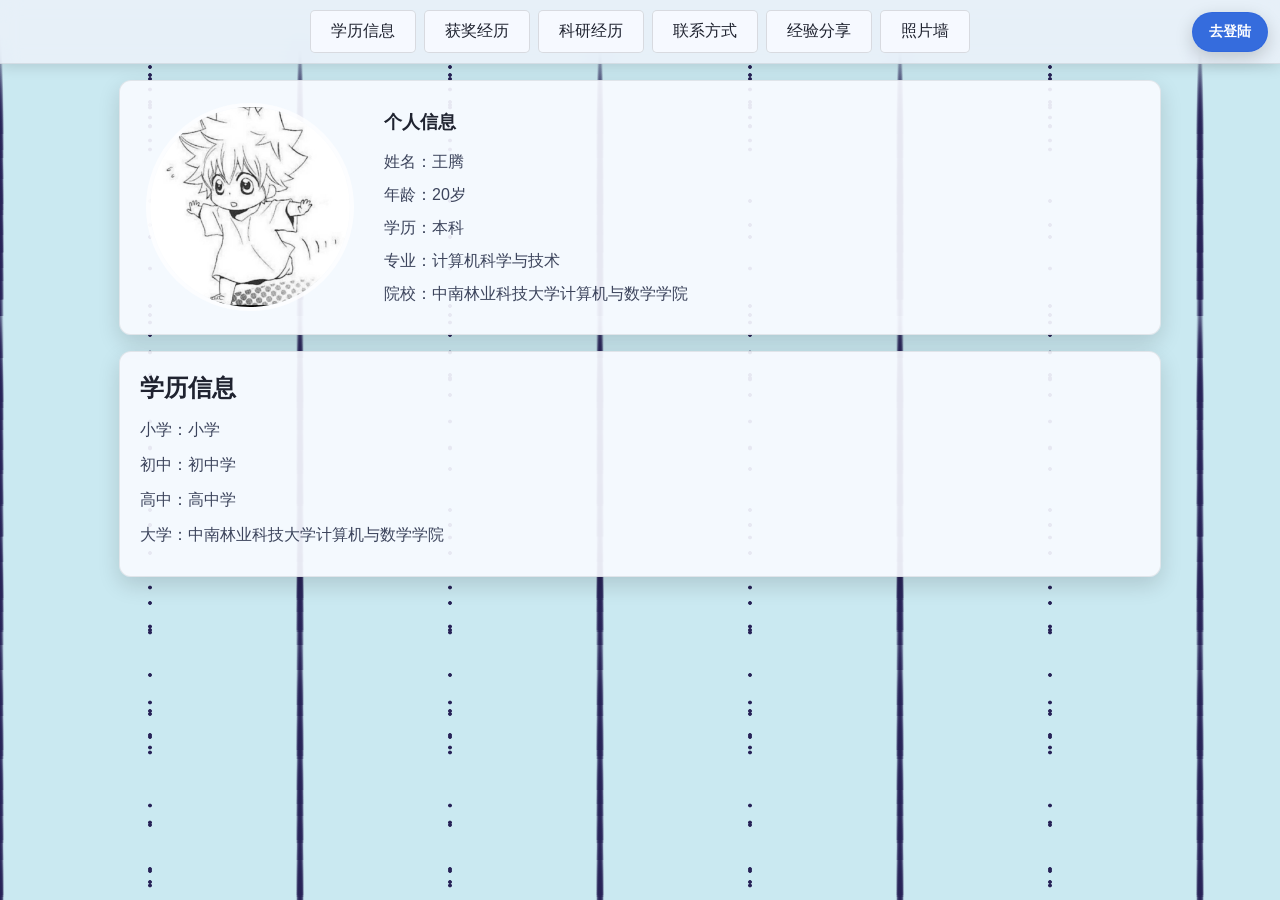
<file: index.html>
<!DOCTYPE html>
<html>
<head>
    <!-- 字符编码：确保中文不乱码 -->
    <meta charset="utf-8">
    <!-- 页面标题：浏览器标签栏/收藏夹显示 -->
    <title>个人博客-王腾</title>
    <!--
      样式说明：
      - assets/css/index.css：主页排版、导航栏、卡片样式、右上角“去登陆”按钮
      - assets/css/background.css：背景纹理/动效（body 使用 class="background" 启用）

      入口策略：
      - 本页允许“未登录访问”（不引用 auth.js）
      - 需要登录保护的页面（如分享/照片墙/文章）在各自页面引用 auth.js
    -->
    <!-- 主页主样式：导航栏 + section 卡片 + 简介卡片 -->
    <link rel="stylesheet" href="assets/css/index.css">
    <!-- 背景动效：body 添加 class="background" 后启用 -->
    <link rel="stylesheet" href="assets/css/background.css">
</head>
<body class="background">
    <!--
        body class="background"
        - 作用：启用 background.css 定义的背景纹理/动画
        - 注意：这是纯 CSS 动效，不依赖 JS
    -->

    <!-- 右上角入口：外来访问先看主页，需要时再进入登录页 -->
    <a class="login-entry" href="login.html" target="_self">去登陆</a>

    <!-- 个人信息简介区：左头像 + 右侧基本信息 -->
    <div class="introduction">
        <!-- 左栏：头像区域（固定宽度，让整体更稳定） -->
        <div class="left-column">
            <img src="assets/img/image_self.jpg" alt="个人头像" width="200" height="200">
        </div>
        <!-- 右栏：文字信息（自适应剩余宽度） -->
        <div class="right-column">
            <p>个人信息</p>
            <p>姓名：王腾</p>
            <p>年龄：20岁</p>
            <p>学历：本科</p>
            <p>专业：计算机科学与技术</p>
            <p>院校：中南林业科技大学计算机与数学学院</p>
        </div>
    </div>


    
        <!--
            顶部固定导航：
            - 带 data-section 的链接用于“单页 section 切换”（由 assets/js/index.js 处理）
            - sharing/photowall 是独立页面，直接跳转
        -->
        <!--
            导航容器（id="daohang"）：
            - 样式来自 assets/css/index.css
            - 主页内部切换：使用 a[data-section] + hash（由 assets/js/index.js 控制）
            - 独立页面：sharing.html / photowall.html 直接跳转
        -->
        <nav id="daohang">
        <a href="#education" data-section="education">学历信息</a>
        <a href="#awards" data-section="awards">获奖经历</a>
        <a href="#research" data-section="research">科研经历</a>
        <a href="#contact" data-section="contact">联系方式</a>
        <a href="sharing.html">经验分享</a>
        <a href="photowall.html" target="_self">照片墙</a>
    </nav>

    <!--
        学历信息 section：
        - id 必须与导航 data-section 一致
        - 默认显示/隐藏由 CSS 与 index.js 控制
    -->
    <section id="education">
        <h2>学历信息</h2>
        <p>小学：小学</p>
        <p>初中：初中学</p>
        <p>高中：高中学</p>
        <p>大学：中南林业科技大学计算机与数学学院</p>
    </section>

    <!-- 获奖经历 section：同上，由导航切换显示 -->
    <section id="awards">
        <h2>获奖经历</h2>
        <p>2025年1月，获得2025年1月的奖</p>
        <p>2025年12月，获得2025年12月的奖</p>
        <p>2025年12月，获得2025年12月的奖</p>
        <p>2025年12月，获得2025年12月的奖</p>
        <p>2025年12月，获得2025年12月的奖。</p>
    </section>

    <!-- 科研经历 section -->
    <section id="research">
        <h2>科研经历</h2>
        <p>2026年2月，发表《基于朋友圈可见性变化的学术社交关系网络断裂机制研究》于《joker of academic》</p>
        <p>2026年3月，发表《小猪佩奇 vs 猪猪侠烹饪对比应用研究：基于跨IP对照建 模的虚拟角色食品工程玄学分析》于《joker of academic》</p>
    </section>
    <!-- 联系方式 section -->
    <section id="contact">
        <h2>联系方式</h2>
        <p>邮箱：wangteng@scuft.edu.cn</p>
        <p>电话：17673680052</p>
    </section>
        <!--
            主页交互脚本：
            - 负责 hash 与 section 显示/隐藏同步
            - 支持点击导航、刷新直达、前进后退
        -->
        <!--
            defer：等待 HTML 解析完再执行脚本
            - 脚本负责：导航点击 → 更新 hash → 显示对应 section
        -->
        <script src="assets/js/index.js" defer></script>
</body>

</html>
</file>
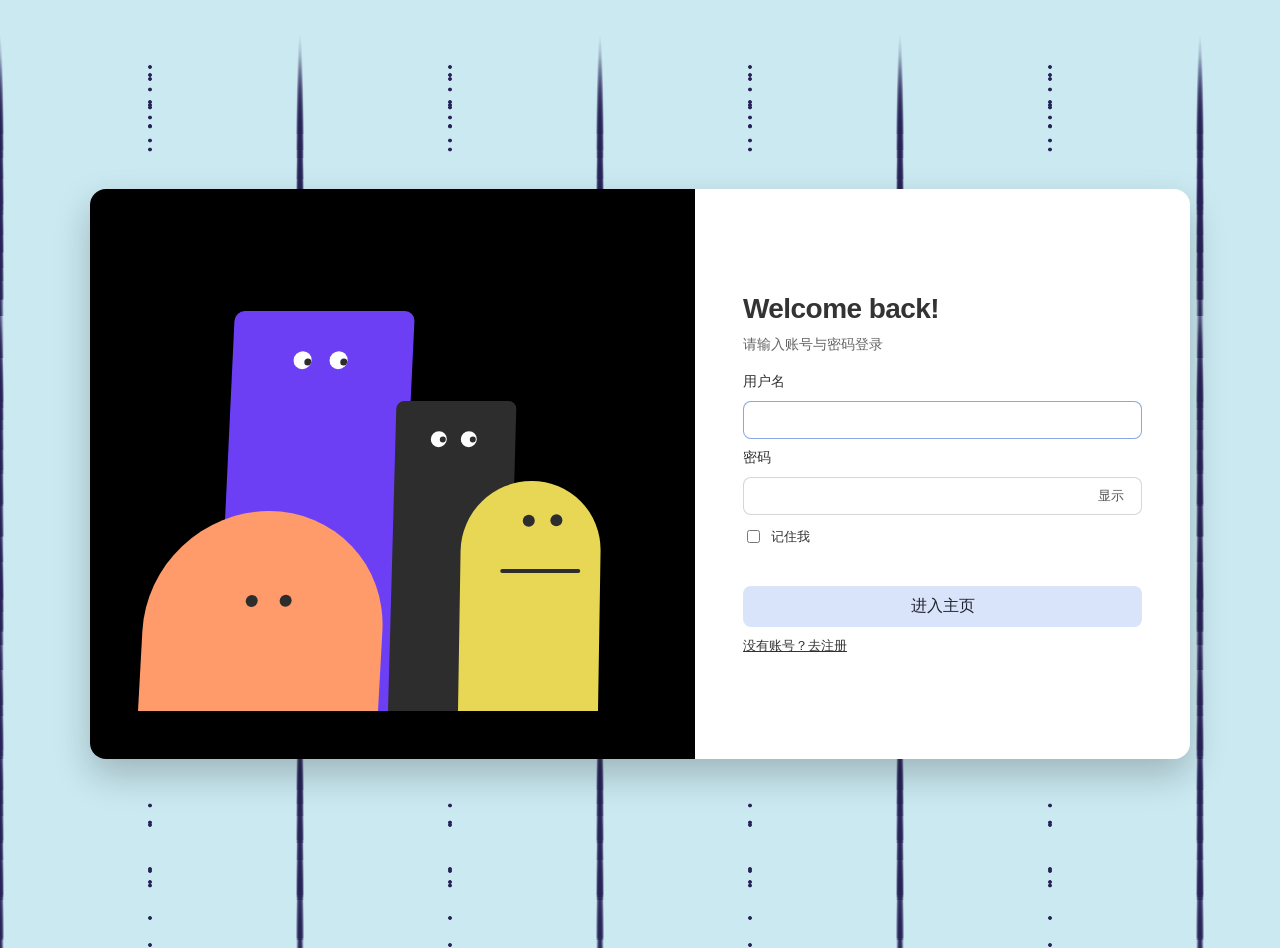
<file: login.html>
<!DOCTYPE html>
<html lang="zh-CN">
<head>
    <!-- 字符编码：避免中文乱码 -->
    <meta charset="utf-8">
    <!-- 视口设置：移动端按设备宽度渲染 -->
    <meta name="viewport" content="width=device-width, initial-scale=1">
    <!-- 页面标题 -->
    <title>登录</title>
    <!--
      样式说明：
      - assets/css/login.css：右侧表单卡片与控件样式（登录/注册复用）
      - assets/css/login-animated.css：登录页外层盒子、黑白分栏、左侧卡通舞台
      - assets/css/background.css：背景纹理/动效

      脚本说明：
      - assets/js/login.js：登录校验，成功后写 localStorage.loggedIn 并跳转 index.html
      - assets/js/login-animated.js：左侧卡通互动（瞳孔跟随、眨眼、偷看等）
    -->
    <!-- 表单控件样式（登录/注册复用） -->
    <link rel="stylesheet" href="assets/css/login.css">
    <!-- 登录页专属布局/左侧舞台样式 -->
    <link rel="stylesheet" href="assets/css/login-animated.css">
    <!-- 背景纹理/动效（body.background 生效） -->
    <link rel="stylesheet" href="assets/css/background.css">
</head>
<body class="background">
    <!--
        主体结构说明：
        - .login-layout：整页居中
        - .login-shell：外层分栏盒子
        - 左侧 section.login-left：卡通舞台（纯互动装饰，不参与提交）
        - 右侧 section.login-right：登录表单（由 login.js 处理提交）
    -->
    <main class="login-layout" aria-label="登录页面">
        <div class="login-shell">
            <!-- 左侧：卡通舞台（纯装饰/互动，不参与表单提交） -->
            <section class="login-left" aria-hidden="true">
                <div class="login-left__stage" data-login-stage>
                    <!--
                        data-login-stage：
                        - login-animated.js 会在这个容器内 querySelector 角色/眼睛
                        - 角色 DOM 通过 data-character 标识身份（purple/black/orange/yellow）
                    -->

                    <!-- 紫色角色：白眼球 + 瞳孔（data-pupil），支持“眨眼/跟随/偷看” -->
                    <div class="character character--purple" data-character="purple">
                        <div class="character__eyes" data-face>
                            <div class="eye" data-eye data-eye-owner="purple">
                                <div class="pupil" data-pupil></div>
                            </div>
                            <div class="eye" data-eye data-eye-owner="purple">
                                <div class="pupil" data-pupil></div>
                            </div>
                        </div>
                    </div>

                    <!-- 黑色角色：白眼球 + 瞳孔（data-pupil），动作更“克制” -->
                    <div class="character character--black" data-character="black">
                        <div class="character__eyes" data-face>
                            <div class="eye" data-eye data-eye-owner="black">
                                <div class="pupil" data-pupil></div>
                            </div>
                            <div class="eye" data-eye data-eye-owner="black">
                                <div class="pupil" data-pupil></div>
                            </div>
                        </div>
                    </div>

                    <!-- 橙色角色：只有瞳孔点（data-pupil-only），无白眼球 -->
                    <div class="character character--orange" data-character="orange">
                        <div class="character__eyes character__eyes--pupil-only" data-face>
                            <div class="pupil-only" data-pupil-only></div>
                            <div class="pupil-only" data-pupil-only></div>
                        </div>
                    </div>

                    <!-- 黄色角色：只有瞳孔点 + 一条嘴巴装饰 -->
                    <div class="character character--yellow" data-character="yellow">
                        <div class="character__eyes character__eyes--pupil-only" data-face>
                            <div class="pupil-only" data-pupil-only></div>
                            <div class="pupil-only" data-pupil-only></div>
                        </div>
                        <div class="character__mouth" aria-hidden="true"></div>
                    </div>
                </div>
            </section>

            <!-- 右侧：登录表单（真正的交互与校验在 login.js） -->
            <section class="login-right">
                <div class="login-card" role="dialog" aria-modal="true" aria-labelledby="login-title">
                    <div class="login-mobile-brand" aria-hidden="true">
                        <div class="login-mobile-brand__logo">✨</div>
                        <span class="login-mobile-brand__name">YourBrand</span>
                    </div>

                    <h1 id="login-title">Welcome back!</h1>
                    <p class="login-tip">请输入账号与密码登录</p>

                    <!-- 登录表单：提交后由 JS 拦截，不会真正向服务器发请求 -->
                    <form id="login-form" class="login-form" data-login-form>
                        <!-- 用户名：login.js 读取 #login-username 做校验/聚焦 -->
                        <label class="login-label" for="login-username">用户名</label>
                        <input id="login-username" name="username" class="login-input" type="text" autocomplete="username" required>

                        <!-- 密码：login.js 读取 #login-password；login-animated.js 监听 focus/input 与 show/hide -->
                        <label class="login-label" for="login-password">密码</label>
                        <div class="login-password">
                            <input id="login-password" name="password" class="login-input login-input--password" type="password" autocomplete="current-password" required>
                            <!-- data-password-toggle：login-animated.js 用于绑定点击事件，切换密码可见性 -->
                            <button class="login-password__toggle" type="button" data-password-toggle aria-label="显示或隐藏密码">显示</button>
                        </div>

                        <div class="login-row">
                            <label class="login-checkbox">
                                <input type="checkbox" data-remember>
                                <span>记住我</span>
                            </label>
                        </div>

                        <p id="login-error" class="login-error" role="alert" aria-live="polite"></p>

                        <!-- 提交按钮：表单 submit 后由 login.js 处理（成功跳 index.html） -->
                        <button class="login-button" type="submit">进入主页</button>

                        <!-- 跳转注册页：不需要登录态 -->
                        <a class="login-register" href="register.html">没有账号？去注册</a>
                    </form>
                </div>
            </section>
        </div>
    </main>

    <!-- 登录逻辑：校验 + 写登录态 + 跳主页 -->
    <!--
        登录逻辑脚本（defer）：
        - 拦截表单提交
        - 校验账号/密码
        - 成功写入 localStorage.loggedIn='1' 并跳转主页
    -->
    <script src="assets/js/login.js" defer></script>
    <!-- 卡通互动：瞳孔/眨眼/偷看等动效 -->
    <script src="assets/js/login-animated.js" defer></script>
</body>
</html>
</file>
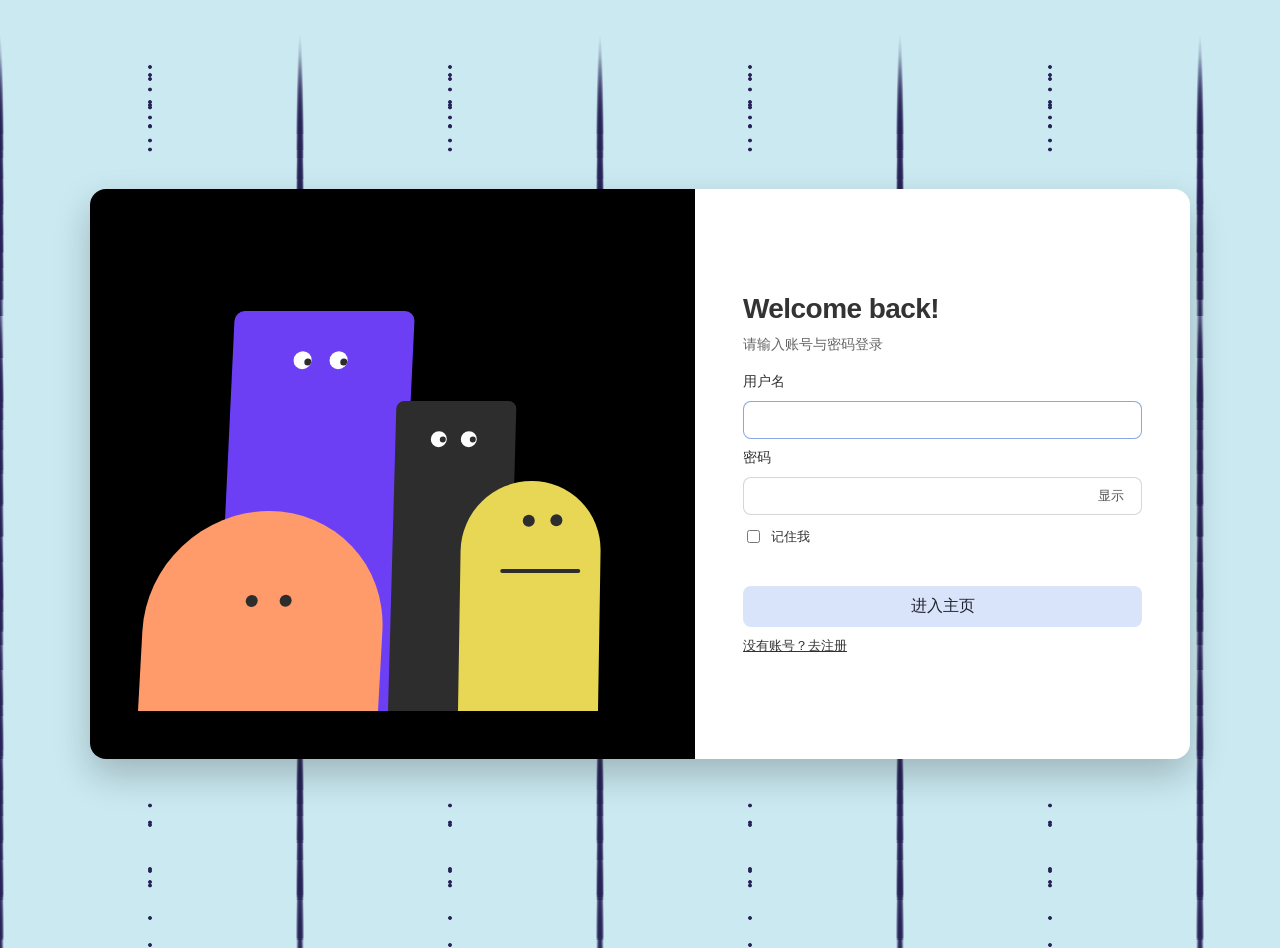
<file: photowall.html>
<!DOCTYPE html>
<html lang="zh-CN">
<head>
    <!-- 字符编码 -->
    <meta charset="utf-8" />
    <!-- 视口设置：移动端适配 -->
    <meta name="viewport" content="width=device-width, initial-scale=1" />
    <!-- 页面标题 -->
    <title>照片墙</title>
        <!--
            样式说明：
            - assets/css/index.css：复用主页导航栏样式（固定顶部）
            - assets/css/photowall.css：3D 照片墙布局
            - assets/css/background.css：背景纹理/动效

            脚本说明：
            - assets/js/auth.js：访问控制（未登录跳 login.html）
            - assets/js/photowall.js：拖拽旋转 + 自动旋转
        -->
    <link rel="stylesheet" href="assets/css/index.css" />
    <link rel="stylesheet" href="assets/css/photowall.css" />
    <link rel="stylesheet" href="assets/css/background.css" />
</head>
<body class="background">
        <!--
            访问控制脚本（auth.js）：
            - 读取 localStorage.loggedIn
            - 未登录则跳转 login.html
            - 这是纯前端演示用，不是真正安全鉴权
        -->
    <script src="assets/js/auth.js" defer></script>

    <nav id="daohang">
        <a href="index.html#education">学历信息</a>
        <a href="index.html#awards">获奖经历</a>
        <a href="index.html#research">科研经历</a>
        <a href="index.html#contact">联系方式</a>
        <a href="sharing.html">经验分享</a>
        <a href="photowall.html" target="_self">照片墙</a>
    </nav>

    <!-- 3D 舞台容器：photowall.css 负责 3D 布局，photowall.js 负责交互 -->
    <div class="stage">
        <!--
            data-photowall-ring：
            - photowall.js 会在这个节点上写入 CSS 变量：--count / --rotation
        -->
        <div class="ring" data-photowall-ring>
            <!-- 每个 item 都带 data-photowall-item，photowall.js 会写入各自的 --i 索引 -->
            <div class="item" data-photowall-item>
                <img src="assets/img/1.webp" alt="照片 1" />
            </div>
            <div class="item" data-photowall-item>
                <img src="assets/img/2.webp" alt="照片 2" />
            </div>
            <div class="item" data-photowall-item>
                <img src="assets/img/3.webp" alt="照片 3" />
            </div>
            <div class="item" data-photowall-item>
                <img src="assets/img/4.webp" alt="照片 4" />
            </div>
            <div class="item" data-photowall-item>
                <img src="assets/img/5.webp" alt="照片 5" />
            </div>
            <div class="item" data-photowall-item>
                <img src="assets/img/6.webp" alt="照片 6" />
            </div>
            <div class="item" data-photowall-item>
                <img src="assets/img/7.webp" alt="照片 7" />
            </div>
        </div>
    </div>

    <!-- 照片墙交互脚本：写入 CSS 变量 + pointer 拖动 + 自动旋转 -->
    <script src="assets/js/photowall.js" defer></script>
</body>
</html>
</file>
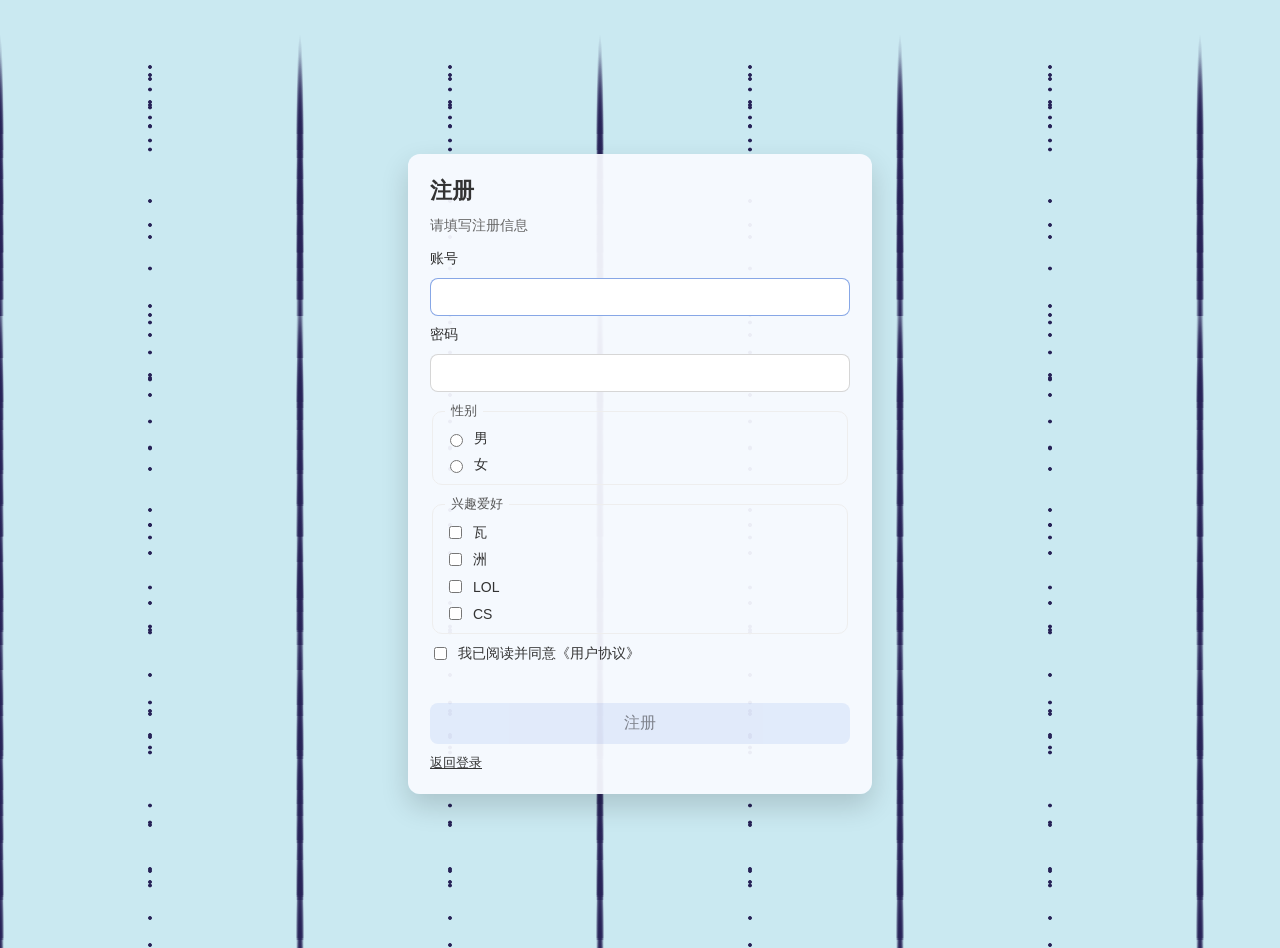
<file: register.html>
<!DOCTYPE html>
<html lang="zh-CN">
<head>
    <!-- 字符编码 -->
    <meta charset="utf-8">
    <!-- 视口设置：移动端适配 -->
    <meta name="viewport" content="width=device-width, initial-scale=1">
    <!-- 页面标题 -->
    <title>注册</title>
    <!--
      样式说明：
      - assets/css/login.css：表单控件通用样式（与登录页一致）
      - assets/css/register.css：注册页特有的 fieldset/选项排版
      - assets/css/background.css：背景纹理/动效

      脚本说明：
      - assets/js/register.js：本地校验后写 localStorage.registeredUser，成功跳 login.html
    -->
    <!-- 表单通用样式（与登录页一致） -->
    <link rel="stylesheet" href="assets/css/login.css">
    <!-- 背景纹理/动效 -->
    <link rel="stylesheet" href="assets/css/background.css">
    <!-- 注册页特有排版（fieldset/选项） -->
    <link rel="stylesheet" href="assets/css/register.css">
</head>
<body class="background">
    <!--
        注册页结构说明：
        - 复用 login.css 的 .login-page/.login-card/.login-form
        - register.css 只补充注册页特有组件（fieldset/legend/协议/返回链接）
        - 提交由 register.js 拦截并写入 localStorage.registeredUser
    -->
    <main class="login-page">
        <div class="login-card" role="dialog" aria-modal="true" aria-labelledby="register-title">
            <h1 id="register-title" class="register-title">注册</h1>
            <p class="login-tip">请填写注册信息</p>

            <!-- 注册表单：提交后由 JS 拦截，在浏览器 localStorage 中保存 -->
            <form id="register-form" class="login-form">
                <!-- 账号：register.js 读取 #reg-username -->
                <label class="login-label" for="reg-username">账号</label>
                <input id="reg-username" name="username" class="login-input" type="text" autocomplete="username" required>

                <!-- 密码：register.js 读取 #reg-password -->
                <label class="login-label" for="reg-password">密码</label>
                <input id="reg-password" name="password" class="login-input" type="password" autocomplete="new-password" required>

                <!-- 性别：radio 必选；register.js 会校验必须选中 -->
                <fieldset class="register-fieldset">
                    <legend class="register-legend">性别</legend>
                    <label class="register-option"><input type="radio" name="gender" value="男" required> 男</label>
                    <label class="register-option"><input type="radio" name="gender" value="女" required> 女</label>
                </fieldset>

                <!-- 兴趣爱好：checkbox 可多选；register.js 会读取已勾选的 value 数组 -->
                <fieldset class="register-fieldset">
                    <legend class="register-legend">兴趣爱好</legend>
                    <label class="register-option"><input type="checkbox" name="hobbies" value="瓦"> 瓦</label>
                    <label class="register-option"><input type="checkbox" name="hobbies" value="洲"> 洲</label>
                    <label class="register-option"><input type="checkbox" name="hobbies" value="LOL"> LOL</label>
                    <label class="register-option"><input type="checkbox" name="hobbies" value="CS"> CS</label>
                </fieldset>

                <!-- 协议：必须勾选才允许提交（register.js 会联动按钮 disabled） -->
                <label class="register-agreement">
                    <input id="reg-agree" type="checkbox">
                    我已阅读并同意《用户协议》
                </label>

                <p id="register-error" class="login-error" role="alert" aria-live="polite"></p>

                <button id="register-submit" class="login-button" type="submit" disabled>注册</button>
                <a class="register-back" href="login.html">返回登录</a>
            </form>
        </div>
    </main>

    <!-- 注册逻辑：校验 + 写入 registeredUser + 跳转登录页 -->
    <script src="assets/js/register.js" defer></script>
</body>
</html>
</file>
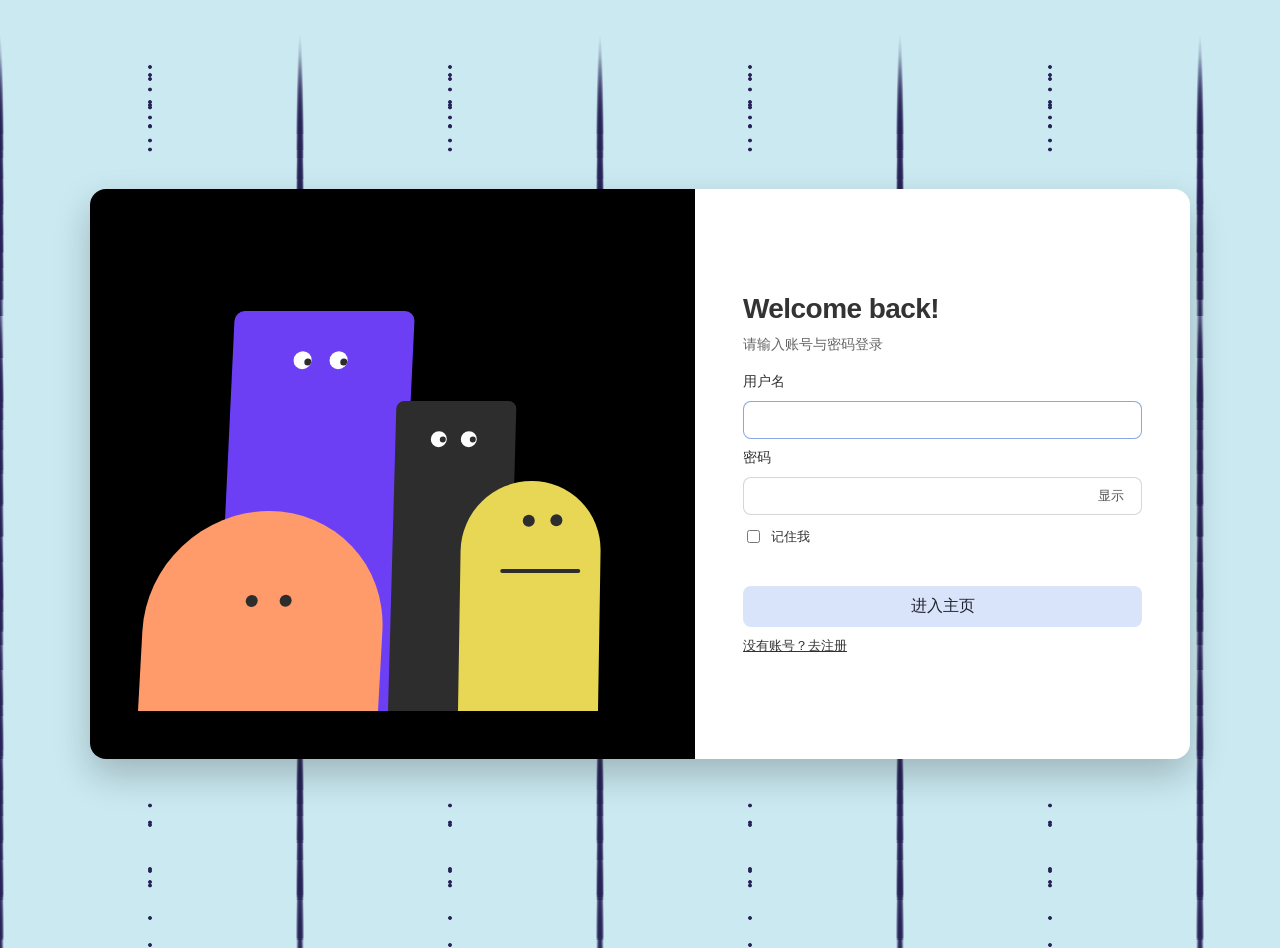
<file: sharing.html>
<!DOCTYPE html>
<html lang="zh-CN">
<head>
    <!-- 字符编码 -->
    <meta charset="utf-8">
    <!-- 视口设置 -->
    <meta name="viewport" content="width=device-width, initial-scale=1">
    <!-- 页面标题 -->
    <title>经验分享 - 王腾</title>
        <!--
            样式说明：
            - assets/css/index.css：复用导航栏样式
            - assets/css/posts.css：文章列表/详情排版
            - assets/css/sharing.css：本页的 display 覆盖（独立页面默认显示 section）
            - assets/css/background.css：背景纹理/动效

            脚本说明：
            - assets/js/auth.js：访问控制（未登录跳 login.html）
        -->
    <link rel="stylesheet" href="assets/css/index.css">
    <link rel="stylesheet" href="assets/css/background.css">
    <link rel="stylesheet" href="assets/css/posts.css">
    <link rel="stylesheet" href="assets/css/sharing.css">
</head>
<body class="background">
        <!-- 顶部导航：跳回主页的各个 section，或进入其它页面 -->
    <nav id="daohang">
        <a href="index.html#education">学历信息</a>
        <a href="index.html#awards">获奖经历</a>
        <a href="index.html#research">科研经历</a>
        <a href="index.html#contact">联系方式</a>
        <a href="sharing.html">经验分享</a>
        <a href="photowall.html" target="_self">照片墙</a>
    </nav>

    <!--
        文章列表：
        - 每个 <article.post> 是一张可点击卡片
        - 内部用 <a.post-link> 包裹，点击跳到 posts/ 下的文章详情页
        - 样式由 posts.css 控制
    -->
    <section id="sharing">
        <h2>经验分享</h2>

        <div class="posts">
            <!-- 文章卡片 1：实验报告写作方法 -->
            <article class="post">
                <a class="post-link" href="posts/post-lab-report.html">
                    <h3 class="post-title">学习笔记：如何高效写实验报告</h3>
                    <p class="post-meta">时间：2026-03-11｜关键词：学习方法 / 写作</p>
                    <p class="post-excerpt">先把结论写出来，再补关键数据与截图；结构上用“目的—方法—结果—分析—结论”；最后统一排版与编号，保证老师一眼能抓住重点……</p>
                </a>
            </article>

            <!-- 文章卡片 2：项目协作分工复盘 -->
            <article class="post">
                <a class="post-link" href="posts/post-teamwork.html">
                    <h3 class="post-title">踩坑记录：第一次做项目怎么分工</h3>
                    <p class="post-meta">时间：2026-03-10｜关键词：项目协作 / 复盘</p>
                    <p class="post-excerpt">不要按“人”分工，要按“模块/接口”分工；每天同步 10 分钟只讲阻塞；任务拆小并写到看板；代码规范和提交信息统一起来，后面返工会少很多……</p>
                </a>
            </article>
        </div>
    </section>

    <!-- 访问控制：未登录访问本页会被重定向到 login.html -->
    <script src="assets/js/auth.js" defer></script>
</body>
</html>
</file>
<file: assets/css/index.css>
/*
    主页（index.html）样式

    主要负责：
    - 顶部固定导航栏（#daohang）
    - 内容 section 的排版与卡片样式
    - 右上角固定“去登陆”入口（.login-entry）

    提示：
    - 如需统一配色，优先在本文件中集中调整，而不要分散到各处。
*/

/* ===== 页面基础（背景/字体/预留导航栏高度） ===== */
body {
    font-family: Arial, sans-serif; /* 设置字体为无衬线字体 */
    margin: 0; /* 去除默认的页面边距 */
    padding: 0; /* 去除默认的页面内边距 */
    background: #cfd8e6; /* 页面中间调背景（更自然、突出内容卡片） */
    padding-top: 64px; /* 给“悬浮导航栏”预留空间，避免遮挡页面内容 */
}




/* ===== 顶部固定导航栏（容器） ===== */
#daohang {
    position: fixed; /* 悬浮：滚动时固定在顶部 */
    top: 0; /* 距离页面顶部 0 像素 */
    left: 0; /* 贴齐左侧 */
    width: 100%; /* 占满整个页面宽度 */
    background-color: rgba(238, 242, 250, 0.80); /* 半透明背景：让导航与背景融合但仍可读 */
    backdrop-filter: blur(10px); /* 毛玻璃：模糊导航背后的背景（部分浏览器可能不支持） */
    display: flex; /* 使用弹性布局 */
    justify-content: center; /* 水平居中对齐按钮 */
    flex-wrap: wrap; /* 按钮多了以后自动换行（更适合扩展） */
    gap: 8px; /* 用 gap 控制按钮间距（比 margin 更稳定） */
    padding: 10px 0; /* 设置上下内边距为 10 像素 */
    box-shadow: 0 2px 14px rgba(0, 0, 0, 0.14); /* 轻阴影：与页面内容区分层级 */
    border-bottom: 1px solid rgba(0, 0, 0, 0.08); /* 底部分隔线：增强边界感 */
    z-index: 1000; /* 让导航栏层级更高，避免被内容遮住 */
}

/* ===== 右上角快捷入口：去登录（不影响导航栏布局） ===== */
.login-entry {
    position: fixed; /* 脱离文档流：始终固定在右上角 */
    top: 12px; /* 距离顶部 12px */
    right: 12px; /* 距离右侧 12px */
    z-index: 1100; /* 层级高于导航栏，确保可点击 */
    display: inline-block; /* 让 padding/圆角对 a 标签生效稳定 */
    padding: 10px 16px; /* 点击热区与视觉留白 */
    border-radius: 999px; /* 胶囊按钮 */
    text-decoration: none; /* 去掉链接下划线 */
    font-size: 14px; /* 文案大小 */
    font-weight: 700; /* 加粗强调为主入口 */
    background-color: rgba(46, 102, 220, 0.96); /* 主色背景 */
    color: #fff; /* 白色文字保证对比度 */
    border: 1px solid rgba(46, 102, 220, 0.70); /* 细边框增强轮廓 */
    box-shadow: 0 6px 18px rgba(0, 0, 0, 0.18); /* 阴影让按钮浮起来 */
}

.login-entry:hover {
    background-color: rgba(46, 102, 220, 1); /* hover 更实一点 */
    border-color: rgba(46, 102, 220, 0.90); /* 同步加深边框 */
}

/* ===== 导航按钮/链接（视觉统一：button 与 a 同样式） ===== */
#daohang button,
#daohang a {
    background-color: rgba(248, 250, 255, 0.92); /* 轻白底：与背景区分 */
    color: #1f2330; /* 深色文字：保证可读 */
    border: 1px solid rgba(0, 0, 0, 0.12); /* 细边框：弱化但可见 */
    padding: 10px 20px; /* 设置按钮内边距 */
    margin: 0; /* 间距交给 nav 的 gap 控制 */
    cursor: pointer; /* 鼠标悬停时显示手型光标 */
    font-size: 16px; /* 设置字体大小 */
    border-radius: 5px; /* 设置按钮圆角 */
    transition: background-color 0.25s, border-color 0.25s, transform 0.15s; /* hover 反馈更顺滑 */
    text-decoration: none; /* 去除链接下划线 */
    display: inline-block; /* 让 a 的 padding 生效更稳定 */
    z-index: 1001; /* 确保按钮层级高于导航栏背景 */
}

/* 鼠标悬停时按钮/链接的样式 */
#daohang button:hover,
#daohang a:hover {
    background-color: rgba(46, 102, 220, 0.20); /* hover 浅色高亮 */
    border-color: rgba(46, 102, 220, 0.46); /* 边框跟随强调 */
}

/* ===== 内容区 section（由 JS 控制显隐） ===== */
section {
    display: none; /* 默认先隐藏，点击导航按钮时再显示 */
    max-width: 1000px; /* 限制内容最大宽度（更像“页面”） */
    margin: 16px auto; /* 居中并与上下内容留间距 */
    padding: 20px; /* 内容内边距 */
    background: rgba(248, 250, 255, 0.92); /* 卡片背景：与页面底色区分 */
    border-radius: 12px; /* 圆角 */
    box-shadow: 0 8px 22px rgba(0, 0, 0, 0.14); /* 轻微阴影，增加层次感 */
    border: 1px solid rgba(0, 0, 0, 0.08); /* 边框：让卡片边界更清晰 */
}

/* 默认进入页面时先展示“学历信息”（也可以改成 awards/research/contact） */
#education {
    display: block; /* 默认展示：让用户打开主页就看到内容 */
}

/* ===== 通用排版：标题与段落 ===== */
h2 {
    color: #1f2330; /* 设置标题颜色为深灰色 */
    margin: 0 0 12px; /* 标题下方留出间距 */
}

/* 设置介绍段落的样式 */
/* 说明：不要给所有 p 统一居中，否则右侧“个人信息”会看起来很怪。
   这里把 p 的样式按区域分别设置（更符合真实开发习惯）。 */

/* section 内的段落（学历/获奖/科研/联系方式） */
section p {
    font-size: 16px; /* 正文稍小一些，更像信息列表 */
    line-height: 1.7; /* 更易读 */
    color: #3c445c; /* 深灰蓝 */
    margin: 8px 0; /* 段落间距 */
}

/* ===== 个人信息（头像 + 文字）的两栏卡片布局 ===== */
.introduction {
    display: flex; /* 使用弹性布局 */
    justify-content: center; /* 水平居中对齐内容 */
    align-items: center; /* 垂直居中对齐内容 */
    gap: 24px; /* 左右两栏的间距 */
    max-width: 1000px; /* 控制最大宽度 */
    margin: 16px auto; /* 居中 */
    padding: 20px; /* 内边距 */
    background: rgba(248, 250, 255, 0.92); /* 卡片背景 */
    border-radius: 12px; /* 圆角 */
    box-shadow: 0 8px 22px rgba(0, 0, 0, 0.14); /* 轻微阴影 */
    border: 1px solid rgba(0, 0, 0, 0.08);
}

/* 左边头像栏：固定宽度更稳定 */
.left-column {
    flex: 0 0 220px; /* 不随内容伸缩，固定 220px */
    display: flex; /* 用 flex 便于头像居中 */
    justify-content: center; /* 头像水平居中 */
}

/* 头像样式：圆形、裁切、加边框 */
.left-column img {
    border-radius: 50%; /* 圆形 */
    object-fit: cover; /* 裁切图片保证不变形 */
    border: 4px solid rgba(255, 255, 255, 0.75); /* 白色描边：与背景分离 */
}

/* 右边文字栏：自适应占满剩余空间 */
.right-column {
    flex: 1; /* 占满剩余空间：让文字区域自适应 */
}

/* 右侧个人信息段落（左对齐、更紧凑） */
.introduction .right-column p {
    font-size: 16px; /* 正文字号 */
    line-height: 1.7; /* 行距：更易读 */
    color: #3c445c; /* 深灰蓝：比纯黑更柔和 */
    text-align: left; /* 个人信息更适合左对齐 */
    margin: 6px 0; /* 段落间距更紧凑 */
    max-width: none; /* 取消 section/p 可能的宽度限制 */
}

/* “个人信息”这一行做成小标题效果 */
.introduction .right-column p:first-child {
    font-size: 18px; /* 作为小标题，稍大一点 */
    font-weight: 700; /* 加粗强调 */
    color: #1f2330; /* 更深的文字颜色 */
    margin-bottom: 10px; /* 与下方内容拉开距离 */
}

.left-column, .right-column {
    padding: 0; /* introduction 已有 padding，这里不再重复 */
}

/* ===== 响应式：手机端两栏变一栏 ===== */
@media (max-width: 768px) {
    body {
        padding-top: 72px; /* 小屏下导航可能更高，稍微多留一点 */
    }

    .introduction {
        flex-direction: column;
        align-items: center;
        text-align: center;
    }

    .left-column {
        flex: 0 0 auto;
    }

    .introduction .right-column p {
        text-align: center;
    }
}

/* ===== 经验分享：文章列表（卡片集合） ===== */
.posts {
    display: grid; /* 网格布局，方便后续扩展为多列 */
    grid-template-columns: 1fr; /* 先一列，保持简洁 */
    gap: 14px; /* 每篇文章之间的间距 */
    margin-top: 12px; /* 与标题/上方内容留间距 */
}

/* 经验分享：单篇文章卡片（列表项） */
.post {
    background: #fafafa; /* 比纯白稍深一点，区分层次 */
    border: 1px solid #eee; /* 轻边框 */
    border-radius: 12px; /* 圆角卡片 */
    padding: 16px; /* 内边距：正文不贴边 */
}

.post-title {
    margin: 0 0 6px; /* 标题下方留出间距 */
    color: #333; /* 深灰标题 */
    font-size: 18px; /* 标题字号 */
}

.post-meta {
    margin: 0 0 10px; /* 与摘要隔开 */
    font-size: 13px; /* 元信息更小 */
    color: #777; /* 元信息更浅 */
}
</file>
<file: assets/css/background.css>
.background {
  /* 自定义CSS变量 - 基础背景色 */
  --bg-base: #cae9f1; /* 背景主色：页面整体的底色 */
  /* 自定义CSS变量 - 墨水色，用于径向渐变 */
  --bg-ink: #272257; /* 点阵“墨水色”：用于绘制渐变里的圆点 */
  /* 宽度和高度占满整个容器 */
  width: 100%; /* 宽度填满容器（通常是 body 或固定铺满层） */
  height: 100%; /* 高度填满容器 */
  /* 设置基础背景色 */
  background: var(--bg-base); /* 先铺一层纯色，作为渐变纹理的底 */

  /* 多层径向渐变组合，创建复杂的点阵背景图案
     每个渐变组的模式：两组大圆点 + 一组小圆点，形成视觉层次 */
  background-image:
    /* 第一组 - 位置: 0px 235px 处的大圆点 */
    radial-gradient(4px 100px at 0px 235px, var(--bg-ink), #0000),
    /* 第一组 - 位置: 300px 235px 处的大圆点 */
    radial-gradient(4px 100px at 300px 235px, var(--bg-ink), #0000),
    /* 第一组 - 位置: 150px 117.5px 处的小圆点，不透明度过渡 */
    radial-gradient(1.5px 1.5px at 150px 117.5px, var(--bg-ink) 100%, #0000 150%),

    /* 第二组 - 位置偏移的重复图案，以此类推 */
    radial-gradient(4px 100px at 0px 252px, var(--bg-ink), #0000),
    radial-gradient(4px 100px at 300px 252px, var(--bg-ink), #0000),
    radial-gradient(1.5px 1.5px at 150px 126px, var(--bg-ink) 100%, #0000 150%),

    radial-gradient(4px 100px at 0px 150px, var(--bg-ink), #0000),
    radial-gradient(4px 100px at 300px 150px, var(--bg-ink), #0000),
    radial-gradient(1.5px 1.5px at 150px 75px, var(--bg-ink) 100%, #0000 150%),

    radial-gradient(4px 100px at 0px 253px, var(--bg-ink), #0000),
    radial-gradient(4px 100px at 300px 253px, var(--bg-ink), #0000),
    radial-gradient(1.5px 1.5px at 150px 126.5px, var(--bg-ink) 100%, #0000 150%),

    radial-gradient(4px 100px at 0px 204px, var(--bg-ink), #0000),
    radial-gradient(4px 100px at 300px 204px, var(--bg-ink), #0000),
    radial-gradient(1.5px 1.5px at 150px 102px, var(--bg-ink) 100%, #0000 150%),

    radial-gradient(4px 100px at 0px 134px, var(--bg-ink), #0000),
    radial-gradient(4px 100px at 300px 134px, var(--bg-ink), #0000),
    radial-gradient(1.5px 1.5px at 150px 67px, var(--bg-ink) 100%, #0000 150%),

    radial-gradient(4px 100px at 0px 179px, var(--bg-ink), #0000),
    radial-gradient(4px 100px at 300px 179px, var(--bg-ink), #0000),
    radial-gradient(1.5px 1.5px at 150px 89.5px, var(--bg-ink) 100%, #0000 150%),

    radial-gradient(4px 100px at 0px 299px, var(--bg-ink), #0000),
    radial-gradient(4px 100px at 300px 299px, var(--bg-ink), #0000),
    radial-gradient(1.5px 1.5px at 150px 149.5px, var(--bg-ink) 100%, #0000 150%),

    radial-gradient(4px 100px at 0px 215px, var(--bg-ink), #0000),
    radial-gradient(4px 100px at 300px 215px, var(--bg-ink), #0000),
    radial-gradient(1.5px 1.5px at 150px 107.5px, var(--bg-ink) 100%, #0000 150%),

    radial-gradient(4px 100px at 0px 281px, var(--bg-ink), #0000),
    radial-gradient(4px 100px at 300px 281px, var(--bg-ink), #0000),
    radial-gradient(1.5px 1.5px at 150px 140.5px, var(--bg-ink) 100%, #0000 150%),

    radial-gradient(4px 100px at 0px 158px, var(--bg-ink), #0000),
    radial-gradient(4px 100px at 300px 158px, var(--bg-ink), #0000),
    radial-gradient(1.5px 1.5px at 150px 79px, var(--bg-ink) 100%, #0000 150%),

    radial-gradient(4px 100px at 0px 210px, var(--bg-ink), #0000),
    radial-gradient(4px 100px at 300px 210px, var(--bg-ink), #0000),
    radial-gradient(1.5px 1.5px at 150px 105px, var(--bg-ink) 100%, #0000 150%);

  /* 设置每个渐变的背景尺寸，对应上面的渐变层 */
  background-size:
    300px 235px,
    300px 235px,
    300px 235px,
    300px 252px,
    300px 252px,
    300px 252px,
    300px 150px,
    300px 150px,
    300px 150px,
    300px 253px,
    300px 253px,
    300px 253px,
    300px 204px,
    300px 204px,
    300px 204px,
    300px 134px,
    300px 134px,
    300px 134px,
    300px 179px,
    300px 179px,
    300px 179px,
    300px 299px,
    300px 299px,
    300px 299px,
    300px 215px,
    300px 215px,
    300px 215px,
    300px 281px,
    300px 281px,
    300px 281px,
    300px 158px,
    300px 158px,
    300px 158px,
    300px 210px,
    300px 210px,
    300px 210px;

  /* 应用动画：持续时间较长，视觉更舒缓 */
  animation: hi 240s linear infinite; /* 240 秒完成一次位移循环，线性且无限重复 */
}

/* 针对用户开启“减少动画”偏好设置的无障碍设计 */
@media (prefers-reduced-motion: reduce) {
  .background {
    /* 关闭动画，防止动画引起眩晕不适 */
    animation: none; /* 无障碍：用户偏好减少动画时禁用位移 */
  }
}

/* 定义 hi 动画关键帧 - 实现背景的垂直滚动效果 */
@keyframes hi {
  /* 动画起始位置 - 为每个渐变设置不同的起始偏移量 */
  0% {
    background-position:
      0px 220px,
      3px 220px,
      151.5px 337.5px,
      25px 24px,
      28px 24px,
      176.5px 150px,
      50px 16px,
      53px 16px,
      201.5px 91px,
      75px 224px,
      78px 224px,
      226.5px 350.5px,
      100px 19px,
      103px 19px,
      251.5px 121px,
      125px 120px,
      128px 120px,
      276.5px 187px,
      150px 31px,
      153px 31px,
      301.5px 120.5px,
      175px 235px,
      178px 235px,
      326.5px 384.5px,
      200px 121px,
      203px 121px,
      351.5px 228.5px,
      225px 224px,
      228px 224px,
      376.5px 364.5px,
      250px 26px,
      253px 26px,
      401.5px 105px,
      275px 75px,
      278px 75px,
      426.5px 180px;
  }

  /* 动画结束位置 - 向下平移到较远位置形成滚动 */
  to {
    background-position:
      0px 6800px,
      3px 6800px,
      151.5px 6917.5px,
      25px 13632px,
      28px 13632px,
      176.5px 13758px,
      50px 5416px,
      53px 5416px,
      201.5px 5491px,
      75px 17175px,
      78px 17175px,
      226.5px 17301.5px,
      100px 5119px,
      103px 5119px,
      251.5px 5221px,
      125px 8428px,
      128px 8428px,
      276.5px 8495px,
      150px 9876px,
      153px 9876px,
      301.5px 9965.5px,
      175px 13391px,
      178px 13391px,
      326.5px 13540.5px,
      200px 14741px,
      203px 14741px,
      351.5px 14848.5px,
      225px 18770px,
      228px 18770px,
      376.5px 18910.5px,
      250px 5082px,
      253px 5082px,
      401.5px 5161px,
      275px 6375px,
      278px 6375px,
      426.5px 6480px;
  }
}
</file>
<file: assets/css/login.css>
/*
    登录/注册表单基础样式（login.html / register.html 复用）

    说明：
    - 该文件主要覆盖“右侧表单卡片”的视觉与表单控件样式
    - 登录页的黑白分栏盒子/左侧卡通舞台等布局在 login-animated.css
*/

/* ===== 页面基础：字体、背景、默认边距 ===== */
body {
    font-family: Arial, sans-serif; /* 基础字体：与主页保持一致 */
    margin: 0; /* 清除默认外边距 */
    padding: 0; /* 清除默认内边距 */
    background: #ffffff; /* 页面底色：白色，便于承载卡片 */
}

/*
    统一登录页容器：
    - 让表单区域在视口中居中
    - padding 给小屏留白（避免贴边）
*/
.login-page {
    min-height: 100vh; /* 至少占满一屏高度 */
    display: flex; /* 用 flex 实现表单整体居中 */
    align-items: center; /* 垂直居中 */
    justify-content: center; /* 水平居中 */
    padding: 24px; /* 小屏留白：避免贴边 */
    position: relative; /* 建立层叠上下文（配合 z-index） */
    z-index: 9999; /* 确保表单在背景动效之上 */
}

/* 表单“卡片”容器：背景/圆角/阴影，用于承载输入框与按钮 */
.login-card {
    width: 100%; /* 小屏占满可用宽度 */
    max-width: 420px; /* 大屏限制最大宽度，避免过宽 */
    background: rgba(248, 250, 255, 0.94); /* 半透明卡片背景：与背景纹理融合 */
    border-radius: 12px; /* 卡片圆角 */
    box-shadow: 0 12px 28px rgba(0, 0, 0, 0.16); /* 投影：增强层次 */
    padding: 22px; /* 内边距：内容不贴边 */
}

/* 标题与提示文案（login.html / register.html 可能复用 id/class） */
#login-title {
    margin: 0 0 8px; /* 标题下方留出间距 */
    color: #333; /* 标题颜色：深灰 */
    font-size: 22px; /* 标题字号 */
    justify-self: center; /* 若父容器是 grid，可用于水平居中 */
}

.login-tip {
    margin: 0 0 14px; /* 与表单区域留距离 */
    color: #666; /* 提示文案更浅 */
    line-height: 1.6; /* 行距：更舒适 */
    font-size: 14px; /* 提示字号略小 */
    justify-self: center; /* 与标题一致，便于居中 */
}

/* 表单布局：用 grid 统一控制 label/input/error 的垂直间距 */
.login-form {
    display: grid; /* 用 grid 让 label/input/错误提示自然按行排布 */
    gap: 10px; /* 行间距：统一表单节奏 */
}

/* label：给每个输入框提供语义说明 */
.login-label {
    color: #333333; /* label 深色，清晰可读 */
    font-size: 14px; /* label 字号 */
}

/* 输入框：统一 padding/边框/圆角，focus 时强调边框 */
.login-input {
    width: 100%; /* 输入框占满容器宽度 */
    box-sizing: border-box; /* 包含 padding/border，避免溢出 */
    padding: 10px 12px; /* 输入区域留白 */
    border: 1px solid rgba(0, 0, 0, 0.16); /* 轻边框 */
    border-radius: 8px; /* 圆角输入框 */
    font-size: 14px; /* 输入文字字号 */
    outline: none; /* 去掉默认 outline，focus 时用 border-color 提示 */
}

.login-input:focus {
    border-color: rgba(56, 109, 214, 0.60); /* focus 高亮：提示当前输入 */
}

/* 错误提示：预留高度防止布局跳动 */
.login-error {
    margin: 2px 0 0; /* 与上方控件轻微分隔 */
    min-height: 18px; /* 预留高度：出现/消失时不抖动 */
    color: #b00020; /* 错误色：偏红 */
    font-size: 13px; /* 错误字号略小 */
}

/* 主按钮：hover 时加深背景，提供可点击反馈 */
.login-button {
    background-color: rgba(46, 102, 220, 0.18); /* 默认按钮底色：淡蓝 */
    color: #1f2330; /* 按钮文字颜色 */
    border: none; /* 移除默认边框 */
    padding: 10px 16px; /* 按钮内边距 */
    cursor: pointer; /* 鼠标提示可点击 */
    font-size: 16px; /* 按钮字号 */
    border-radius: 8px; /* 按钮圆角 */
    transition: background-color 0.3s; /* hover 过渡 */
}

.login-button:hover {
    background-color: rgba(46, 102, 220, 0.28); /* hover 加深：明确反馈 */
}

/* 底部跳转链接（去注册/返回等） */
.login-register {
    color: #333; /* 链接文字颜色 */
    font-size: 13px; /* 链接字号略小 */
    text-decoration: underline; /* 下划线提示可点击 */
}
</file>
<file: assets/css/photowall.css>
/*
    photowall.css
    ------------
    目标：实现“3D 环形照片墙 + 拖动旋转”的视觉与交互反馈。

    核心思路：
    - 使用 3D 透视（perspective）+ preserve-3d 让子元素保持 3D 变换。
    - 每张图片（.item）按索引 --i 均匀分布在圆周上：
        rotateY(i * 360/count) 后再 translateZ(radius)
      这相当于把图片沿 Y 轴旋转到指定角度，再“推”到圆环半径处。

    与 JS 的配合点（由 assets/js/photowall.js 写入）：
    - --count：图片数量，用来计算每张图片的角度间隔。
    - --i：每个 .item 的索引（0..count-1）。
    - --rotation：当前环整体旋转角度（拖拽时更新）。

    交互提示：
    - .ring 使用 cursor: grab/grabbing + touch-action: none，配合 Pointer 事件实现拖拽旋转。
*/

/* ===== 全局 reset：避免默认 margin/padding 干扰布局 ===== */
* {
    margin: 0; /* 清除默认外边距，避免浏览器默认样式干扰布局 */
    padding: 0; /* 清除默认内边距 */
    box-sizing: border-box; /* 让 width/height 包含 padding/border，布局更可控 */
}

body {
    display: flex; /* 使用弹性布局，便于把舞台水平/垂直居中 */
    justify-content: center; /* 主轴居中（水平居中） */
    align-items: center; /* 交叉轴居中（垂直居中） */
    min-height: 100vh; /* 至少占满一屏高度 */
    perspective: 1200px; /* 透视深度：决定 3D 远近的“夸张程度” */
    overflow: hidden; /* 隐藏溢出，避免 3D 内容造成滚动条 */
    padding-top: 64px; /* 预留给 fixed 导航栏，避免遮挡内容 */
}

.stage {
    width: min(1100px, 92vw); /* 舞台宽度：大屏上限 1100，小屏按视口缩放 */
    height: min(720px, calc(86vh - 64px)); /* 舞台高度：扣掉导航栏预留高度 */
    display: grid; /* 使用 grid 便于把 ring 放在正中 */
    place-items: center; /* grid 的水平+垂直居中 */
    transform-style: preserve-3d; /* 保留子元素 3D 变换（不拍平） */
}

.ring {
    --count: 1; /* 默认图片数量（JS 初始化时会覆盖） */
    --radius: 420px; /* 环半径：图片离中心的 Z 距离 */
    --tilt: -10deg; /* 俯视倾角：绕 X 轴旋转，制造“仰俯视”效果 */
    --rotation: 0deg; /* 整体绕 Y 轴旋转角：拖拽/自动旋转会更新 */

    position: relative; /* 作为 .item 绝对定位的参考容器 */
    width: 100%; /* 填满舞台宽度 */
    height: 100%; /* 填满舞台高度 */
    transform-style: preserve-3d; /* 保留 .item 的 3D 变换 */
    transform: rotateX(var(--tilt)) rotateY(var(--rotation)); /* 先俯视倾斜，再做水平旋转 */

    cursor: grab; /* 鼠标提示：可拖拽 */
    touch-action: none; /* 禁用浏览器默认手势（滚动/缩放），让 pointer 拖拽更稳定 */
    user-select: none; /* 拖拽过程中不选中文字/图片 */
}

/* JS 在拖拽期间会切换该类，用来提供“正在拖拽”的光标反馈 */
.ring.is-dragging {
    cursor: grabbing; /* 拖动中光标反馈 */
}

.ring .item {
    position: absolute; /* 绝对定位：每个 item 由 transform 放到圆环上 */
    top: 50%; /* 先把定位点放到容器中线 */
    left: 50%; /* 同上 */
    width: min(260px, 42vw); /* 卡片宽度：大屏上限 260，小屏随视口缩放 */
    height: min(260px, 42vw); /* 卡片高度：保持近似正方形 */
    transform-style: preserve-3d; /* 让内部 img/反射等在 3D 下表现更自然 */

    transform:
        translate(-50%, -50%) /* 把 item 的定位中心对齐到 ring 的中心 */
        rotateY(calc(var(--i) * (360deg / var(--count)))) /* 按索引均分角度：绕 Y 轴转到对应位置 */
        translateZ(var(--radius)); /* 推向观察者方向：形成“绕一圈”的深度半径 */

    transition: transform 0.25s ease, filter 0.25s ease; /* 悬停/拖拽时的过渡更顺滑 */
    -webkit-box-reflect: below 1px linear-gradient(transparent, #0002); /* WebKit 反射：营造倒影质感（非标准属性） */
}

.ring .item img {
    width: 100%; /* 图片铺满卡片宽度 */
    height: 100%; /* 图片铺满卡片高度 */
    display: block; /* 去掉 img 默认的底部空隙（baseline） */
    object-fit: cover; /* 按比例裁切填充，避免拉伸变形 */
    border-radius: 10px; /* 圆角，让卡片更柔和 */
}

.ring .item:hover {
    filter: drop-shadow(0 0 22px #000); /* 悬停阴影：让当前图片更突出 */
    transform:
        translate(-50%, -50%) /* 仍然保持以中心为原点 */
        rotateY(calc(var(--i) * (360deg / var(--count)))) /* 仍然保持在原角度位置 */
        translateZ(calc(var(--radius) + 20px)) /* 额外向外推一点：形成“弹出” */
        scale(1.06); /* 轻微放大：强调 hover */
}

/* 小屏：缩小半径与倾斜角，避免内容过于拥挤或超出视口 */
@media (max-width: 520px) {
    .ring {
        --radius: 320px; /* 小屏减小半径：避免图片超出视口 */
        --tilt: -6deg; /* 小屏减少倾斜：降低遮挡与压迫感 */
    }
}
</file>
<file: assets/css/register.css>
/*
    注册页（register.html）补充样式

    说明：
    - 注册页主体表单样式多数复用 login.css
    - 本文件放注册页特有的字段组/选项排版等差异
*/

/* ===== 注册页标题：与登录页标题层级一致 ===== */
.register-title {
    margin: 0 0 8px; /* 标题与下方提示/表单的间距 */
    color: #333; /* 标题颜色 */
    font-size: 22px; /* 标题字号 */
}

/*
    字段组：用 fieldset/legend 组织“单选/多选”等一组字段
    - 边框 + 圆角提供分组边界
    - grid gap 统一组内间距
*/
.register-fieldset {
    border: 1px solid #eee; /* 边框：表示分组范围 */
    border-radius: 10px; /* 圆角：与整体卡片风格一致 */
    padding: 10px 12px; /* 内边距：legend/选项不贴边 */
    display: grid; /* 组选项用网格纵向排布 */
    gap: 8px; /* 组选项之间的间距 */
}

/* fieldset 的说明文字（legend） */
.register-legend {
    padding: 0 6px; /* 给 legend 左右留白，避免压住边框 */
    font-size: 13px; /* 说明文字略小 */
    color: #555; /* 颜色稍浅 */
}

/* 单个选项行：label + input 对齐 */
.register-option {
    display: flex; /* 让 input 与文字在同一行 */
    align-items: center; /* 垂直居中对齐 */
    gap: 8px; /* input 与文案间距 */
    font-size: 14px; /* 选项字号 */
    color: #333; /* 选项文字颜色 */
}

/* 勾选“同意协议”等条目 */
.register-agreement {
    display: flex; /* 协议勾选与文案同行 */
    align-items: center; /* 垂直居中 */
    gap: 8px; /* checkbox 与文案间距 */
    font-size: 14px; /* 协议字号 */
    color: #333; /* 协议文案颜色 */
}

/* 禁用态：避免未勾选/未填写完整时误提交 */
#register-submit:disabled {
    opacity: 0.55; /* 禁用态变淡：提示不可用 */
    cursor: not-allowed; /* 鼠标样式提示禁用 */
}

/* 返回登录/返回上一页的链接样式 */
.register-back {
    color: #333; /* 链接颜色 */
    font-size: 13px; /* 链接字号 */
    text-decoration: underline; /* 下划线强调可点击 */
}
</file>
<file: assets/css/posts.css>
/*
    文章列表 + 文章详情共用样式

    覆盖范围：
    - 列表页：文章卡片（.post）
    - 详情页：正文排版（标题/段落/列表等）
    - 与主页统一的视觉（卡片背景、边框、阴影）
*/

/* ===== 文章列表：卡片集合（网格，便于未来扩展多列） ===== */
.posts {
    display: grid; /* 列表用 grid：便于未来扩展多列 */
    grid-template-columns: 1fr; /* 当前为单列布局 */
    gap: 14px; /* 卡片之间的间距 */
    margin-top: 12px; /* 与标题/上方内容留间距 */
}

/* 单篇文章卡片（列表项容器） */
.post {
    background: rgba(248, 250, 255, 0.92); /* 卡片背景 */
    border: 1px solid rgba(0, 0, 0, 0.10); /* 轻边框 */
    border-radius: 12px; /* 圆角 */
    padding: 16px; /* 内边距 */
}

/* 文章标题 */
.post-title {
    margin: 0 0 6px; /* 标题与元信息的间距 */
    color: #1f2330; /* 标题深色 */
    font-size: 18px; /* 标题字号 */
}

/* 文章元信息：日期/作者等 */
.post-meta {
    margin: 0 0 10px; /* 与摘要的间距 */
    font-size: 13px; /* 元信息字号 */
    color: #55607a; /* 元信息颜色更浅 */
}

/* 摘要：列表页用于快速预览正文 */
.post-excerpt {
    margin: 0; /* 摘要本身不额外留白（由卡片 padding 控制） */
    color: #3c445c; /* 正文颜色 */
    line-height: 1.7; /* 行距 */
    font-size: 14px; /* 摘要字号 */
}

/* 链接包裹：让整张卡片可点击 */
.post-link {
    color: inherit; /* 继承卡片字体颜色，避免默认蓝色链接 */
    text-decoration: none; /* 去掉下划线，让卡片更像整体可点击 */
    display: block; /* 让 a 包裹整张卡片的点击区域 */
}

.post-link:hover .post-title {
    text-decoration: underline;
}

/* ===== 文章详情页：正文排版容器（控制最大宽度） ===== */
.post-page {
    width: 100%; /* 详情页容器占满可用宽度 */
    max-width: 1000px; /* 限制正文行宽，避免太宽难读 */
    margin: 16px auto; /* 居中并与上下留间距 */
    padding: 20px; /* 正文内边距 */
    background: rgba(248, 250, 255, 0.94); /* 正文卡片背景 */
    border-radius: 12px; /* 圆角 */
    box-shadow: 0 10px 26px rgba(0, 0, 0, 0.14); /* 阴影提升层级 */
    border: 1px solid rgba(0, 0, 0, 0.08); /* 轻边框 */
}

/* 详情页标题 */
.post-page h1 {
    margin: 0 0 8px; /* 标题与元信息间距 */
    color: #1f2330; /* 标题颜色 */
    font-size: 24px; /* 标题字号 */
}

/* 详情页元信息 */
.post-page .meta {
    margin: 0 0 16px; /* 元信息与正文间距 */
    color: #55607a; /* 元信息颜色 */
    font-size: 13px; /* 元信息字号 */
    line-height: 1.6; /* 行距 */
}

/* 详情页段落：行高更大，增强可读性 */
.post-page .content p {
    margin: 10px 0; /* 段落上下间距 */
    color: #3c445c; /* 正文颜色 */
    line-height: 1.9; /* 正文行距更大，增强阅读性 */
    font-size: 16px; /* 正文字号 */
}
</file>
<file: assets/css/sharing.css>
/*
    sharing.html 覆盖：让页面内容默认显示

    背景：
    - 主页（index.html）通过 JS/hash 切换 section 的 display
    - sharing.html 是独立页面，不需要隐藏 section，因此在这里显式 display: block
*/

/* sharing.html 是独立页：强制显示 #sharing 区块（不受主页 JS 控制） */
#sharing {
    display: block; /* 覆盖主页的 section{display:none}，让分享页内容直接可见 */
}
</file>
<file: assets/css/login-animated.css>
/*
  登录页：左侧卡通互动 + 右侧表单（仅影响 login.html）

  结构约定（与 login.html 对齐）：
  - .login-layout：整页居中布局容器
  - .login-shell：统一外层盒子（包裹左/右两栏）
  - .login-left：左侧黑底卡通舞台
  - .login-right：右侧白底表单区域（具体表单控件样式在 login.css）

  占比可调：
  - 通过 .login-shell 上的 --shell-left / --shell-right 控制左右分栏比例
  - 在桌面端媒体查询中启用 grid-template-columns: var(--shell-left) var(--shell-right)
*/

/* ===== 页面外层布局：让整个“左右分栏盒子”居中显示 ===== */
.login-layout {
  min-height: 100vh; /* 至少占满一屏高度 */
  display: flex; /* 用 flex 把外层壳居中 */
  align-items: center; /* 垂直居中 */
  justify-content: center; /* 水平居中 */
  padding: 24px; /* 页面边缘留白（小屏更舒服） */
  position: relative; /* 建立层叠上下文，配合 z-index */
  z-index: 9999; /* 确保主内容在背景动效之上 */
}

/* ===== 外层壳：控制左右分栏比例与圆角裁切 ===== */
.login-shell {
  width: min(1100px, 92vw); /* 外层盒子宽度：大屏上限 1100，小屏随视口缩放 */
  display: grid; /* 用 grid 做左右分栏（移动端可变为单列） */
  --shell-left: 5.5fr; /* 左栏占比（桌面端启用） */
  --shell-right: 4.5fr; /* 右栏占比（桌面端启用） */
  grid-template-columns: 1fr; /* 默认单列（移动端/小屏） */
  border-radius: 16px; /* 外层大圆角 */
  overflow: hidden; /* 裁切内部内容：保证圆角生效 */
  box-shadow: 0 16px 36px rgba(0, 0, 0, 0.22); /* 盒子投影：提升层级 */
}

/* ===== 左侧：黑底卡通舞台（纯展示/互动，不放表单） ===== */
.login-left {
  display: flex; /* 左侧内部使用 flex（舞台可按需对齐） */
  position: relative; /* 作为角色绝对定位/内部层级的参考 */
  overflow: hidden; /* 防止角色/动画溢出 */
  padding: 48px; /* 左侧留白 */
  color: #fff; /* 左侧文字默认白色（若有文案） */
  background: #000; /* 左侧纯黑背景：突出彩色角色 */
}

/* 舞台容器：角色绝对定位的参考系 */
.login-left__stage {
  position: relative; /* 角色绝对定位参考系 */
  margin-top: 54px; /* 舞台与上边缘留出空间 */
  width: 560px; /* 舞台基准宽度 */
  max-width: 100%; /* 小屏不超过容器宽度 */
  height: 420px; /* 舞台高度：承载角色 */
}

/* ===== 右侧：表单区域（具体输入控件样式在 login.css） ===== */
.login-right {
  display: flex; /* 右侧用 flex 把表单居中 */
  align-items: center; /* 垂直居中 */
  justify-content: center; /* 水平居中 */
  padding: 48px; /* 右侧留白 */
  background: #fff; /* 右侧白底：承载表单 */
}

/* 右侧不再需要“卡片背景/阴影”，保持在白色半区内即可（避免双层阴影） */
.login-right .login-card {
  max-width: 460px; /* 右侧表单最大宽度 */
  background: transparent; /* 去掉卡片底色：避免与右侧白底叠加 */
  box-shadow: none; /* 去掉卡片阴影：避免双层投影 */
  border-radius: 0; /* 右侧区域已圆角裁切，内部不需要再圆角 */
  padding: 0; /* padding 由右侧区域负责 */
}

/* ===== 移动端品牌（左侧隐藏时显示） ===== */
.login-mobile-brand {
  display: flex; /* logo + 品牌名同行 */
  align-items: center; /* 垂直居中 */
  justify-content: center; /* 水平居中 */
  gap: 10px; /* logo 与文字间距 */
  margin: 0 0 18px; /* 与标题间距 */
}

.login-mobile-brand__logo {
  width: 34px; /* logo 容器宽 */
  height: 34px; /* logo 容器高 */
  border-radius: 10px; /* 圆角方块 */
  display: grid; /* 用 grid 居中图标 */
  place-items: center; /* 水平+垂直居中 */
  background: rgba(0, 0, 0, 0.06); /* 浅灰底，和白底区分 */
}

.login-mobile-brand__name {
  font-weight: 700; /* 品牌名加粗 */
  color: #222; /* 深灰文字 */
}

/* 右侧卡片保持原风格，但更像“产品登录” */
.login-card #login-title {
  font-size: 28px; /* 登录标题更大更像产品页 */
  letter-spacing: -0.02em; /* 微调字间距，让标题更紧凑 */
  margin-bottom: 8px; /* 与提示文案间距 */
}

.login-card .login-tip {
  margin-bottom: 18px; /* 提示文案与表单主体间距 */
}

/* ===== 密码输入：右侧“显示/隐藏”按钮的定位容器 ===== */
.login-password {
  position: relative; /* 作为“显示/隐藏”按钮的绝对定位参考 */
}

.login-input--password {
  padding-right: 64px; /* 右侧预留空间：避免文字被 toggle 按钮遮挡 */
}

.login-password__toggle {
  position: absolute; /* 叠在密码输入框右侧 */
  right: 10px; /* 距离右侧 10px */
  top: 50%; /* 垂直居中定位 */
  transform: translateY(-50%); /* 把按钮自身中心对齐到 50% */
  border: 0; /* 去掉默认边框 */
  background: transparent; /* 透明背景：像内嵌控件 */
  color: #555; /* 文案颜色 */
  cursor: pointer; /* 鼠标提示可点击 */
  padding: 6px 8px; /* 点击热区 */
  border-radius: 8px; /* hover 背景的圆角 */
  font-size: 13px; /* 小号文字 */
}

.login-password__toggle:hover {
  background: rgba(0, 0, 0, 0.06); /* hover 浅底色：反馈 */
}

.login-row {
  display: flex; /* 行内布局：复选框/辅助操作等 */
  align-items: center; /* 垂直居中 */
  justify-content: space-between; /* 两端对齐 */
  gap: 12px; /* 子项间距 */
  margin-top: 2px; /* 与上方输入框的微间距 */
}

.login-checkbox {
  display: inline-flex; /* checkbox 与文字同行 */
  align-items: center; /* 垂直居中 */
  gap: 8px; /* checkbox 与文案间距 */
  font-size: 13px; /* 小字号 */
  color: #333; /* 深灰文字 */
}

/* ===== 角色：基础定位与眼睛区域（由 JS 做视线跟随/眨眼等） ===== */
.character {
  position: absolute; /* 角色叠放在舞台上 */
  bottom: 0; /* 角色底部贴舞台底部 */
  transform-origin: bottom center; /* 变形/倾斜围绕脚底中心点 */
  transition: transform 700ms ease-in-out, height 700ms ease-in-out; /* 角色动作过渡更柔和 */
}

.character__eyes {
  position: absolute; /* 眼睛组相对角色定位 */
  display: flex; /* 两只眼睛横向排布 */
  gap: 18px; /* 眼睛间距 */
  left: 46px; /* 眼睛组水平位置（按角色造型微调） */
  top: 40px; /* 眼睛组垂直位置 */
  transition: transform 200ms ease-out; /* 眼睛组位移的轻过渡（若有） */
}

.character__eyes--pupil-only {
  gap: 22px; /* 只有瞳孔点的角色，间距稍大 */
}

.eye {
  width: 18px; /* 眼球宽 */
  height: 18px; /* 眼球高 */
  border-radius: 999px; /* 圆形 */
  background: #fff; /* 白眼球 */
  display: grid; /* 用 grid 居中瞳孔 */
  place-items: center; /* 居中 */
  overflow: hidden; /* 眨眼时裁切内部 */
  transition: height 150ms ease; /* 通过高度变化实现眨眼 */
}

.eye .pupil {
  width: 7px; /* 瞳孔宽 */
  height: 7px; /* 瞳孔高 */
  border-radius: 999px; /* 圆形 */
  background: #2d2d2d; /* 深色瞳孔 */
  transform: translate(var(--px, 0px), var(--py, 0px)); /* JS 写入 --px/--py，实现跟随移动 */
  transition: transform 100ms ease-out; /* 跟随时更顺滑 */
}

.eye.is-blinking {
  height: 2px; /* 眨眼：把眼球高度压扁成一条线 */
}

.eye.is-blinking .pupil {
  opacity: 0; /* 眨眼时隐藏瞳孔 */
}

.pupil-only {
  width: 12px; /* 仅瞳孔点：尺寸更大一点，增强可见性 */
  height: 12px; /* 同上 */
  border-radius: 999px; /* 圆形 */
  background: #2d2d2d; /* 深色 */
  transform: translate(var(--px, 0px), var(--py, 0px)); /* JS 写入偏移变量实现跟随 */
  transition: transform 100ms ease-out; /* 跟随过渡 */
}

/* ===== 具体角色外观（颜色/尺寸/层级） ===== */
.character--purple {
  left: 78px; /* 水平位置：按舞台布局微调 */
  width: 180px; /* 紫色角色宽度 */
  height: 400px; /* 紫色角色高度（JS 可能动态调整） */
  background: #6c3ff5; /* 紫色 */
  border-radius: 10px 10px 0 0; /* 顶部圆角，底部直角贴地 */
  z-index: 1; /* 层级：决定叠放顺序 */
}

.character--black {
  left: 250px; /* 水平位置 */
  width: 120px; /* 黑色角色宽度 */
  height: 310px; /* 黑色角色高度 */
  background: #2d2d2d; /* 黑灰色 */
  border-radius: 8px 8px 0 0; /* 顶部圆角 */
  z-index: 2; /* 层级：覆盖紫色一部分 */
}

.character--black .character__eyes {
  left: 26px; /* 黑色角色眼睛水平位置 */
  top: 32px; /* 黑色角色眼睛垂直位置 */
  gap: 14px; /* 黑色眼距稍小 */
}

.character--black .eye {
  width: 16px; /* 黑色眼球更小 */
  height: 16px; /* 同上 */
}

.character--black .eye .pupil {
  width: 6px; /* 黑色瞳孔更小 */
  height: 6px; /* 同上 */
}

.character--orange {
  left: 0px; /* 靠左放置 */
  width: 240px; /* 橙色角色宽度 */
  height: 200px; /* 橙色角色高度 */
  background: #ff9b6b; /* 橙色 */
  border-radius: 120px 120px 0 0; /* 半圆顶造型 */
  z-index: 3; /* 层级 */
}

.character--orange .character__eyes {
  left: 82px; /* 橙色角色眼睛水平位置 */
  top: 90px; /* 橙色角色眼睛垂直位置 */
}

.character--yellow {
  left: 320px; /* 右侧放置 */
  width: 140px; /* 黄色角色宽度 */
  height: 230px; /* 黄色角色高度 */
  background: #e8d754; /* 黄色 */
  border-radius: 70px 70px 0 0; /* 半圆顶造型 */
  z-index: 4; /* 层级最高：最靠前 */
}

.character--yellow .character__eyes {
  left: 52px; /* 黄色眼睛水平位置 */
  top: 40px; /* 黄色眼睛垂直位置 */
  gap: 16px; /* 眼距 */
}

.character__mouth {
  position: absolute; /* 嘴巴相对角色定位 */
  left: 40px; /* 水平位置 */
  top: 88px; /* 垂直位置 */
  width: 80px; /* 嘴巴长度 */
  height: 4px; /* 嘴巴厚度 */
  border-radius: 999px; /* 圆角线条 */
  background: #2d2d2d; /* 深色嘴巴 */
}

/* ===== 响应式：大屏显示两栏；小屏上下排列 ===== */
@media (min-width: 1024px) {
  .login-shell {
    grid-template-columns: var(--shell-left) var(--shell-right); /* 桌面端启用左右两栏 */
  }

  .login-mobile-brand {
    display: none; /* 桌面端有左侧舞台，不需要移动端品牌区 */
  }
}

@media (max-width: 1023px) {
  /* 小屏：仍在同一个盒子里，上下排列 */
  .login-right {
    padding: 28px; /* 小屏缩小留白 */
  }

  .login-left {
    padding: 28px; /* 小屏缩小留白 */
  }

  .login-left__stage {
    margin-top: 24px; /* 小屏减少顶部间距 */
    height: 360px; /* 小屏舞台高度略减 */
  }
}

@media (prefers-reduced-motion: reduce) {
  /* 无障碍：用户偏好减少动画时，关闭过渡避免不适 */
  .character,
  .character__eyes,
  .eye .pupil,
  .pupil-only {
    transition: none !important;
  }
}
</file>
